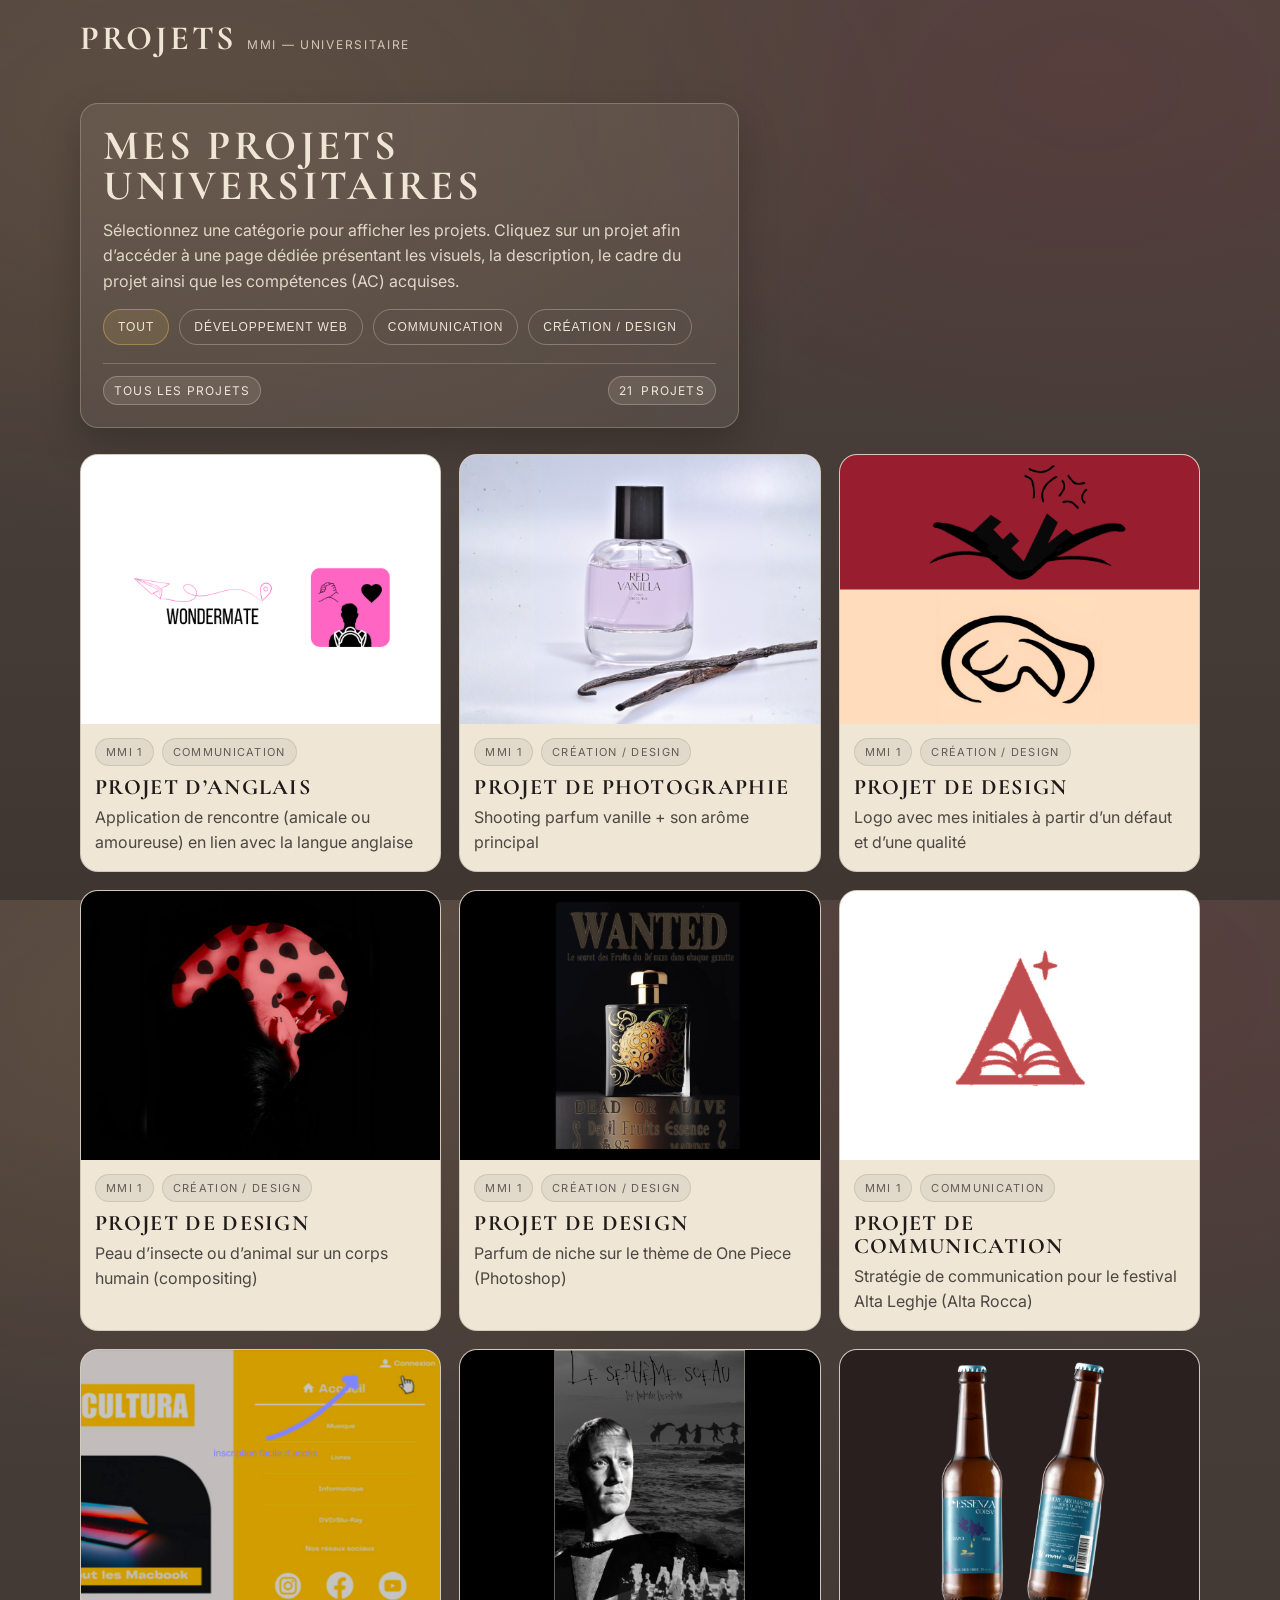
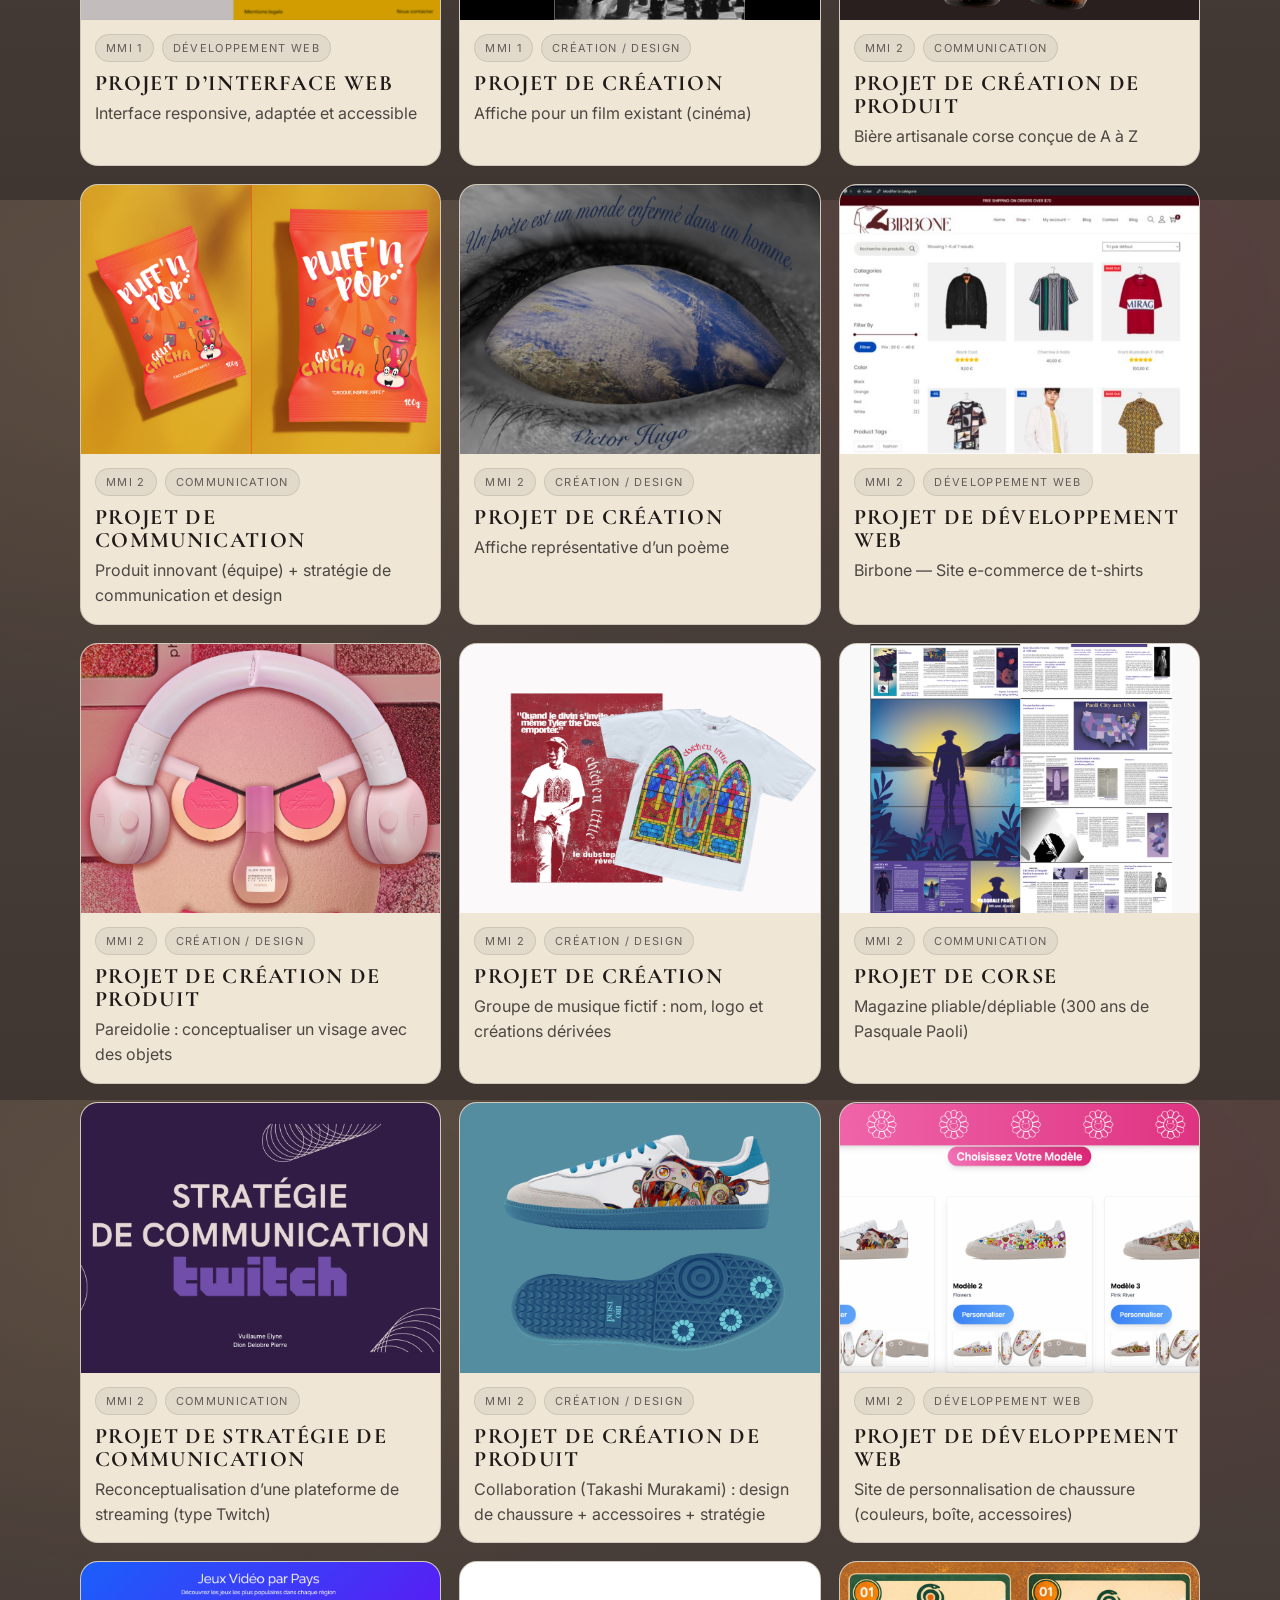
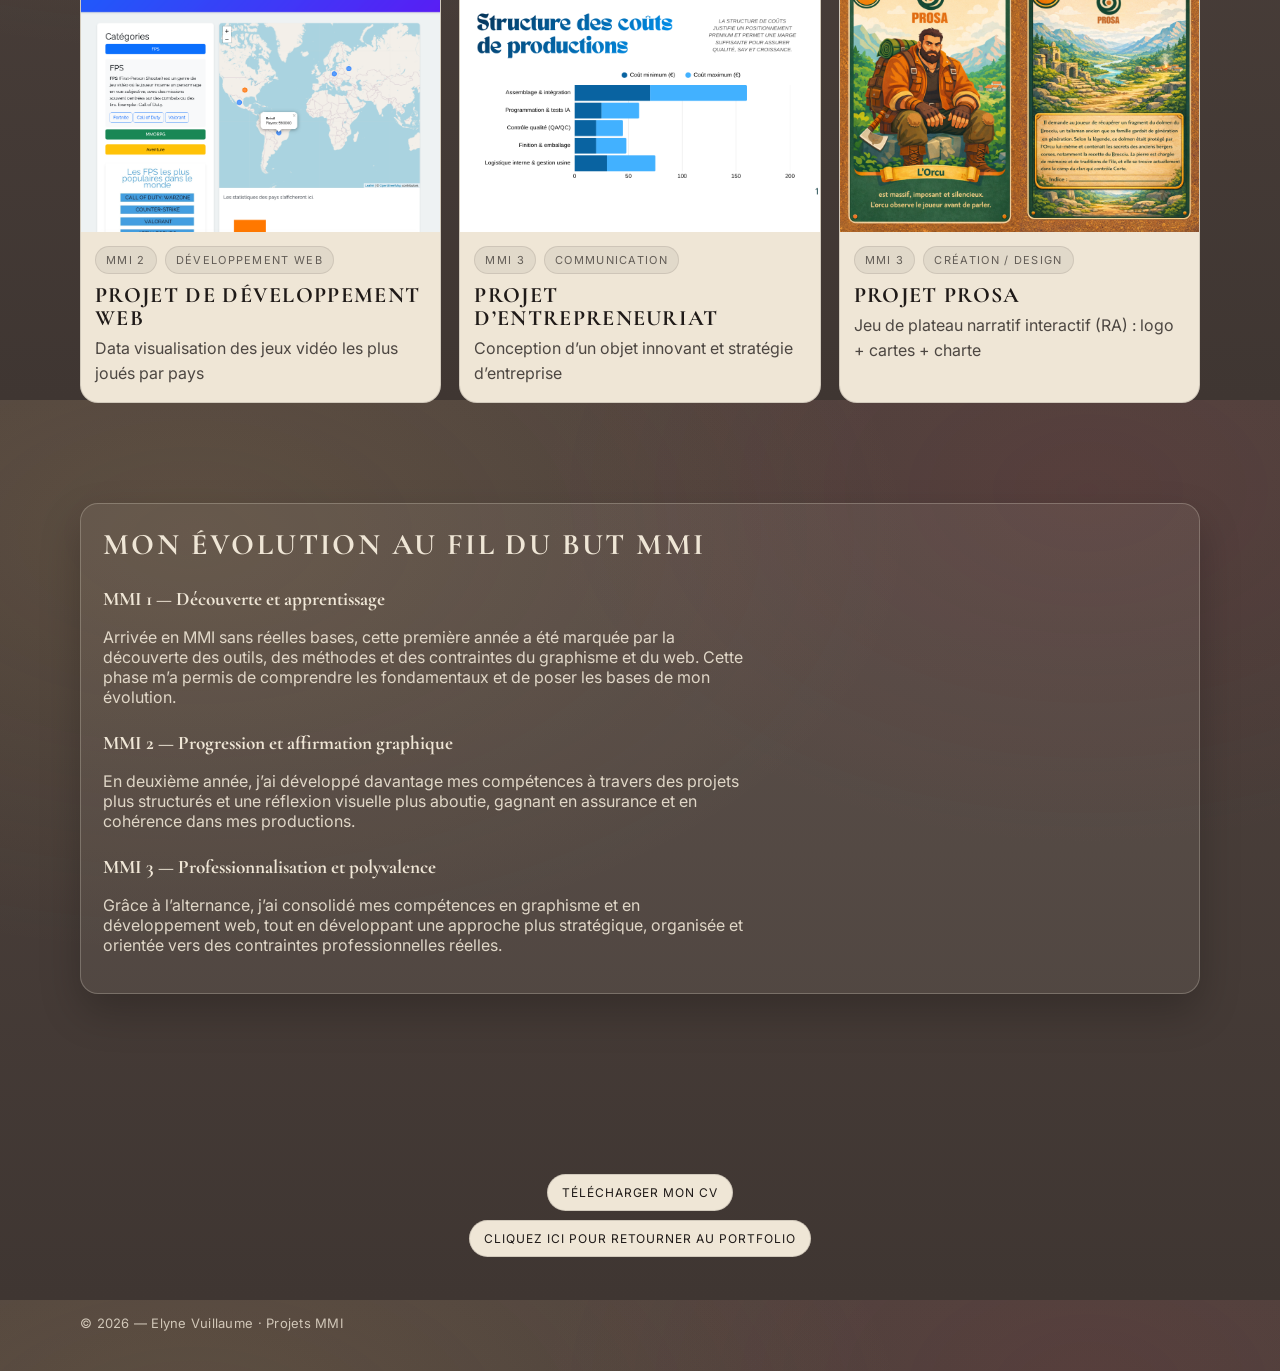
<file: index.html>
<!doctype html>
<html lang="fr">
<head>
  <meta charset="utf-8" />
  <meta name="viewport" content="width=device-width,initial-scale=1" />
  <title>Elyne Vuillaume — Projets universitaires</title>

  <!-- Fonts (proches du rendu du PDF : serif élégante + sans pour le texte) -->
  <link rel="preconnect" href="https://fonts.googleapis.com">
  <link rel="preconnect" href="https://fonts.gstatic.com" crossorigin>
  <link href="https://fonts.googleapis.com/css2?family=Cormorant+Garamond:wght@400;500;600&family=Inter:wght@300;400;500;600&display=swap" rel="stylesheet">

  <link rel="stylesheet" href="css/styles.css" />
</head>
<body>
  <header class="topbar">
    <div class="container">
      <div class="brand">
        <h1 class="brand__title">Projets</h1>
        <div class="brand__tag">MMI — Universitaire</div>
      </div>
    </div>
  </header>

  <main class="container">
    <section class="hero">
      
      <div class="hero__grid">
        <div class="card">
          <div class="panel__pad">
            <h2 class="h1">Mes projets<br/>universitaires</h2>
            <p class="lead">
              Sélectionnez une catégorie pour afficher les projets. Cliquez sur un projet afin d’accéder à une page dédiée présentant les visuels, la description, le cadre du projet ainsi que les compétences (AC) acquises.
            </p>

            <div class="filters" id="filters" aria-label="Filtrer par catégorie"></div>

            <div class="section-title" style="margin-top:18px;">
              <div class="kbd"><span id="currentCat">Tous les projets</span></div>
              <div class="kbd"><span id="count">0</span> projets</div>
            </div>
          </div>
        </div>

        
      
    </section>

    
    <section class="projects">
      <div class="project-cards" id="projectCards" aria-label="Liste des projets"></div>
    </section>

    <section class="evolution">
      <div class="card">
        <div class="panel__pad">
          <h2 class="h2">Mon évolution au fil du BUT MMI</h2>
    
          <div class="evolution-step">
            <h3>MMI 1 — Découverte et apprentissage</h3>
            <p>
              Arrivée en MMI sans réelles bases, cette première année a été marquée par la découverte
              des outils, des méthodes et des contraintes du graphisme et du web. Cette phase m’a
              permis de comprendre les fondamentaux et de poser les bases de mon évolution.
            </p>
          </div>
    
          <div class="evolution-step">
            <h3>MMI 2 — Progression et affirmation graphique</h3>
            <p>
              En deuxième année, j’ai développé davantage mes compétences à travers des projets plus
              structurés et une réflexion visuelle plus aboutie, gagnant en assurance et en cohérence
              dans mes productions.
            </p>
          </div>
    
          <div class="evolution-step">
            <h3>MMI 3 — Professionnalisation et polyvalence</h3>
            <p>
              Grâce à l’alternance, j’ai consolidé mes compétences en graphisme et en développement web,
              tout en développant une approche plus stratégique, organisée et orientée vers des
              contraintes professionnelles réelles.
            </p>
          </div>
    
        </div>
      </div>
    </section>
    
  <section class="back-portfolio">
      <a href="CV.png"
         download="CV-Elyne-Vuillaume.png"
         class="btn btn--paper"
         style="margin-bottom: 16px; display:inline-block;">
        Télécharger mon CV
      </a>
    
      <br />
    
      <a href="https://elynevuillaume.com"
         target="_blank"
         rel="noopener noreferrer"
         class="btn btn--paper">
        Cliquez ici pour retourner au portfolio
      </a>
    </section>
    
  </section>
    <footer class="footer">
      <div>
        © <span id="yearNow"></span> — Elyne Vuillaume · Projets MMI
      </div>
    </footer>
  </main>

  
  
  <script type="module">
    import "./js/main.js";
    document.getElementById("yearNow").textContent = new Date().getFullYear();
  </script>
</body>



</html>
</file>
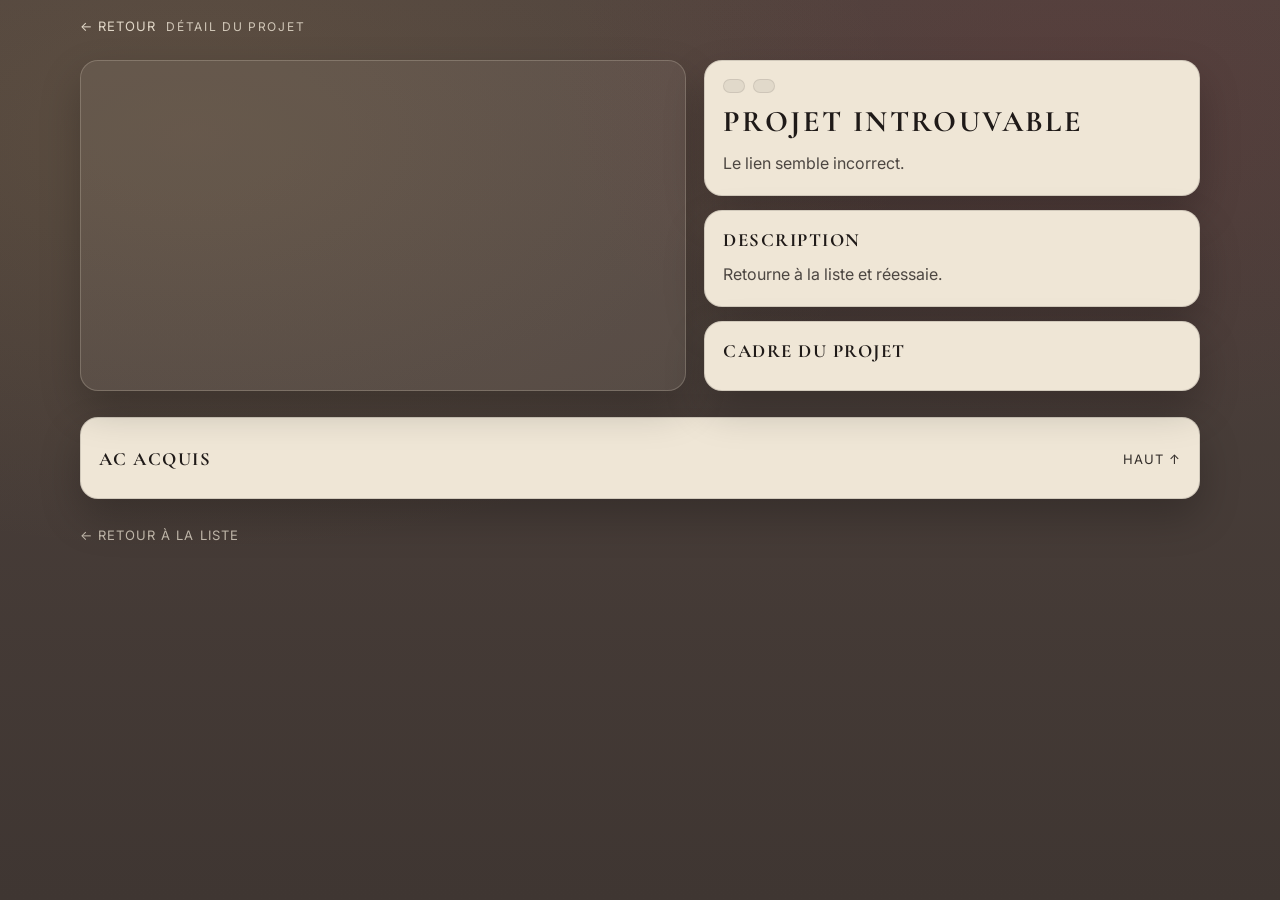
<file: project.html>
<!doctype html>
<html lang="fr">
<head>
  <meta charset="utf-8" />
  <meta name="viewport" content="width=device-width,initial-scale=1" />
  <title>Elyne Vuillaume — Projet</title>

  <link rel="preconnect" href="https://fonts.googleapis.com">
  <link rel="preconnect" href="https://fonts.gstatic.com" crossorigin>
  <link href="https://fonts.googleapis.com/css2?family=Cormorant+Garamond:wght@400;500;600&family=Inter:wght@300;400;500;600&display=swap" rel="stylesheet">

  <link rel="stylesheet" href="css/styles.css" />
</head>
<body>
  <header class="topbar">
    <div class="container">
      <div class="brand">
        <a class="small-link" id="backLink" href="index.html">← Retour</a>
        <div class="brand__tag">Détail du projet</div>
      </div>
    </div>
  </header>

  <main class="container">
    <section class="proj-hero">
      <div class="hero-img" id="heroImg"></div>

      <div class="paper-block" id="projectLinkBlock" style="display:none;">
        <h3>Lien du projet</h3>
        <a class="btn btn--paper" id="projectLink" href="#" target="_blank" rel="noopener noreferrer">
          Voir le site
        </a>
      </div>
      

      <div class="hero-side">
        <div class="paper-block">
          <div class="pcard__meta" style="margin-bottom:10px;">
            <span class="pill" id="year"></span>
            <span class="pill" id="category"></span>
          </div>
          <h2 class="h2" id="title">Titre</h2>
          <p style="margin:10px 0 0; color: rgba(31,26,24,.78); line-height:1.7;" id="subtitle"></p>
        </div>

        <div class="paper-block">
          <h3>Description</h3>
          <p id="desc"></p>
        </div>

        <div class="paper-block">
          <h3>Cadre du projet</h3>
          <p id="context"></p>
        </div>
      </div>
    </section>

    <section class="paper-block">
      <div class="back-row">
        <h3 style="margin:0;">AC acquis</h3>
        <a class="small-link" href="#top" onclick="window.scrollTo({top:0,behavior:'smooth'}); return false;">Haut ↑</a>
      </div>
      <div class="ac-list" id="ac"></div>
    </section>

    <footer class="footer">
      <div>
        <a class="small-link" href="index.html">← Retour à la liste</a>
      </div>
    </footer>
  </main>

  <script type="module" src="js/project.js"></script>
</body>
</html>
</file>
<file: css/styles.css>
/* ===== Design System (inspiré du PDF) ===== */
:root{
  --bg: #4f433e;            /* taupe/brun */
  --bg-2:#3f3632;           /* plus sombre */
  --paper:#efe6d6;          /* beige */
  --paper-2:#e7dcc8;
  --ink:#1f1a18;            /* texte sur beige */
  --ink-soft:#3a312d;
  --line: rgba(239,230,214,.55);
  --line-2: rgba(31,26,24,.18);
  --accent:#a21d35;         /* bordeaux */
  --accent-2:#caa85c;       /* doré doux (petit highlight) */
  --shadow: 0 18px 40px rgba(0,0,0,.22);

  --radius: 18px;
  --radius-sm: 12px;
  --container: 1120px;

  --h-font: "Cormorant Garamond", serif;
  --b-font: "Inter", system-ui, -apple-system, Segoe UI, Roboto, Arial, sans-serif;
}

/* ===== Base ===== */
*{box-sizing:border-box}
html,body{height:100%}
body{
  margin:0;
  font-family:var(--b-font);
  background: radial-gradient(1200px 700px at 15% 15%, rgba(202,168,92,.12), transparent 60%),
              radial-gradient(1000px 650px at 85% 10%, rgba(162,29,53,.10), transparent 55%),
              linear-gradient(180deg, var(--bg), var(--bg-2));
  color: var(--paper);
}

a{color:inherit;text-decoration:none}
a:focus-visible, button:focus-visible, input:focus-visible{
  outline: 2px solid rgba(202,168,92,.8);
  outline-offset: 3px;
  border-radius: 10px;
}

.container{
  width:min(var(--container), calc(100% - 40px));
  margin:0 auto;
}

.topbar{
  padding: 18px 0;
}
.brand{
  display:flex; align-items:baseline; gap:10px;
}
.brand__title{
  font-family: var(--h-font);
  font-size: 34px;
  letter-spacing: .08em;
  text-transform: uppercase;
  margin:0;
}
.brand__tag{
  font-size: 12px;
  opacity:.8;
  letter-spacing:.14em;
  text-transform: uppercase;
}

.hero{
  padding: 26px 0 10px;
}
.hero__grid{
  display:grid;
  grid-template-columns: 1.2fr .8fr;
  gap: 22px;
  align-items: stretch;
}
@media (max-width: 900px){
  .hero__grid{grid-template-columns:1fr}
}

.card{
  background: rgba(239,230,214,.08);
  border: 1px solid rgba(239,230,214,.25);
  border-radius: var(--radius);
  box-shadow: var(--shadow);
  overflow:hidden;
}

.panel{
  background: var(--paper);
  color: var(--ink);
  border-radius: var(--radius);
  box-shadow: var(--shadow);
  border: 1px solid rgba(239,230,214,.18);
}

.panel__pad{padding: 22px}

.h1{
  font-family: var(--h-font);
  margin:0;
  font-size: 42px;
  letter-spacing: .08em;
  text-transform: uppercase;
  line-height: .95;
}
.h2{
  font-family: var(--h-font);
  margin:0;
  font-size: 30px;
  letter-spacing: .08em;
  text-transform: uppercase;
}
.lead{
  margin: 12px 0 0;
  opacity:.9;
  line-height:1.6;
  max-width: 60ch;
}

.kbd{
  display:inline-flex;
  padding: 6px 10px;
  border-radius: 999px;
  background: rgba(239,230,214,.12);
  border: 1px solid rgba(239,230,214,.28);
  font-size: 12px;
  letter-spacing: .10em;
  text-transform: uppercase;
  gap:8px;
  align-items:center;
}

.filters{
  display:flex;
  flex-wrap: wrap;
  gap:10px;
  margin-top: 14px;
}

.btn{
  border: 1px solid rgba(239,230,214,.35);
  background: rgba(239,230,214,.08);
  color: var(--paper);
  padding: 10px 14px;
  border-radius: 999px;
  cursor:pointer;
  letter-spacing:.08em;
  text-transform: uppercase;
  font-size: 12px;
  transition: transform .08s ease, background .2s ease, border-color .2s ease;
}
.btn:hover{transform: translateY(-1px); border-color: rgba(239,230,214,.55)}
.btn--active{
  background: rgba(202,168,92,.16);
  border-color: rgba(202,168,92,.55);
}
.btn--ghost{
  background: transparent;
  border-color: rgba(239,230,214,.3);
}
.btn--paper{
  background: var(--paper);
  color: var(--ink);
  border-color: rgba(31,26,24,.14);
}

.grid{
  display:grid;
  grid-template-columns: repeat(12, 1fr);
  gap: 18px;
  padding: 18px 0 40px;
}

.section-title{
  display:flex;
  align-items:center;
  justify-content: space-between;
  gap: 12px;
  padding-top: 12px;
  border-top: 1px solid rgba(239,230,214,.22);
  margin-top: 14px;
}

.projects{
  grid-column: 1 / -1;
}

.project-cards{
  display:grid;
  grid-template-columns: repeat(3, 1fr);
  gap: 18px;
  margin-top: 16px;
}
@media (max-width: 1050px){
  .project-cards{grid-template-columns: repeat(2, 1fr);}
}
@media (max-width: 640px){
  .project-cards{grid-template-columns: 1fr;}
}

.pcard{
  position:relative;
  display:flex;
  flex-direction:column;
  background: var(--paper);
  border-radius: var(--radius);
  overflow:hidden;
  border: 1px solid rgba(31,26,24,.14);
  transition: transform .12s ease, box-shadow .2s ease;
}
.pcard:hover{transform: translateY(-3px); box-shadow: 0 26px 50px rgba(0,0,0,.25)}
.pcard__img{
  aspect-ratio: 4 / 3;
  background: linear-gradient(135deg, rgba(162,29,53,.18), rgba(202,168,92,.18));
  display:flex;
  align-items:center;
  justify-content:center;
  color: rgba(31,26,24,.55);
  font-size: 12px;
  letter-spacing: .12em;
  text-transform: uppercase;
}
.pcard__img img{
  width:100%; height:100%; object-fit:cover; display:block;
}
.pcard__body{padding: 14px 14px 16px}
.pcard__meta{
  display:flex; gap:8px; flex-wrap:wrap;
  font-size: 11px;
  letter-spacing:.12em;
  text-transform: uppercase;
  color: rgba(31,26,24,.65);
}
.pill{
  display:inline-flex;
  padding: 6px 10px;
  border-radius: 999px;
  background: rgba(31,26,24,.06);
  border: 1px solid rgba(31,26,24,.10);
}
.pcard__title{
  font-family: var(--h-font);
  margin: 10px 0 6px;
  letter-spacing:.06em;
  text-transform: uppercase;
  font-size: 22px;
  line-height:1.05;
  color: var(--ink);
}
.pcard__desc{
  margin:0;
  color: rgba(31,26,24,.78);
  line-height:1.55;
}

.footer{
  padding: 28px 0 40px;
  opacity:.8;
  font-size: 13px;
  letter-spacing:.02em;
}

/* ===== Project page ===== */
.proj-hero{
  display:grid;
  grid-template-columns: 1.1fr .9fr;
  gap: 18px;
  align-items: stretch;
  padding: 8px 0 26px;
}
@media (max-width: 900px){
  .proj-hero{grid-template-columns: 1fr;}
}

.hero-img{
  border-radius: var(--radius);
  overflow:hidden;
  border: 1px solid rgba(239,230,214,.22);
  box-shadow: var(--shadow);
  background: rgba(239,230,214,.08);
}
.hero-img img{
  width:100%;
  height:100%;
  object-fit: cover;
  display:block;
  min-height: 320px;
}
.hero-side{
  display:flex;
  flex-direction:column;
  gap: 14px;
}
.paper-block{
  background: var(--paper);
  color: var(--ink);
  border-radius: var(--radius);
  border: 1px solid rgba(31,26,24,.14);
  box-shadow: var(--shadow);
  padding: 18px;
}
.paper-block h3{
  font-family: var(--h-font);
  margin:0 0 10px;
  letter-spacing:.08em;
  text-transform: uppercase;
}
.paper-block p{
  margin:0;
  color: rgba(31,26,24,.78);
  line-height:1.7;
}

.ac-list{
  display:flex;
  flex-wrap:wrap;
  gap: 10px;
  margin-top: 10px;
}
.ac-chip{
  padding: 10px 12px;
  border-radius: 14px;
  background: rgba(31,26,24,.06);
  border: 1px solid rgba(31,26,24,.10);
  font-size: 13px;
  line-height:1.35;
}
.back-row{
  display:flex;
  align-items:center;
  justify-content: space-between;
  gap: 12px;
  padding-top: 12px;
}
.small-link{
  opacity:.9;
  font-size: 13px;
  letter-spacing:.08em;
  text-transform: uppercase;
}
.small-link:hover{opacity:1}

.notice{
  padding: 12px 14px;
  border-radius: var(--radius-sm);
  border: 1px dashed rgba(239,230,214,.35);
  background: rgba(239,230,214,.06);
  color: rgba(239,230,214,.9);
  line-height:1.6;
}

.evolution {
  margin: 100px 0 60px; /* gros espace avant, plus léger après */
}



.evolution-step {
  margin-top: 24px;
}

.evolution-step h3 {
  font-family: "Cormorant Garamond", serif;
  font-size: 1.2rem;
  margin-bottom: 6px;
}

.evolution-step p {
  max-width: 65ch;
  opacity: 0.9;
}

.back-portfolio {
  text-align: center;
  padding-top: 120px;   /* ← espace AVANT le bouton */
  padding-bottom: 40px; /* espace après */
}
</file>
